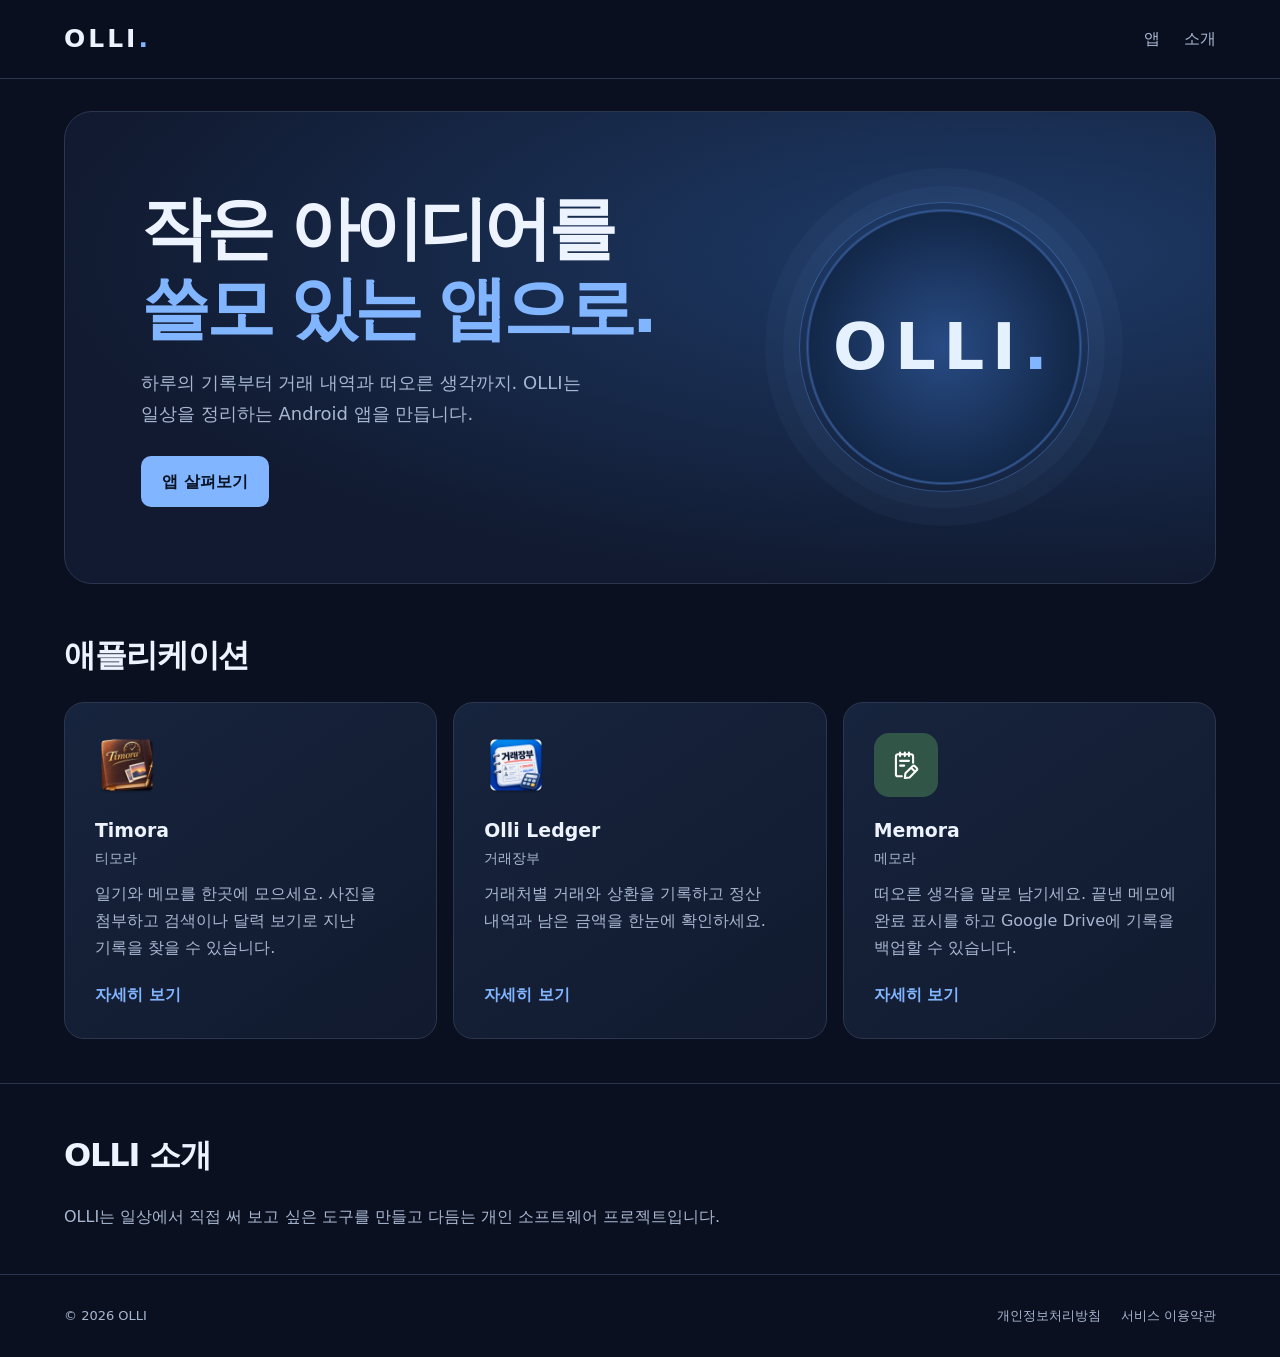
<file: index.html>
<!doctype html>
<html lang="ko">
<head>
  <meta charset="utf-8">
  <meta name="viewport" content="width=device-width, initial-scale=1">
  <meta name="description" content="개인 기록 앱 티모라, 거래 및 정산 관리 앱 거래장부, 음성인식 메모 앱 메모라를 소개합니다.">
  <meta property="og:type" content="website">
  <meta property="og:title" content="OLLI | 일상을 위한 Android 앱">
  <meta property="og:description" content="개인 기록 앱 티모라, 거래 및 정산 관리 앱 거래장부, 음성인식 메모 앱 메모라를 소개합니다.">
  <meta property="og:url" content="https://olli.co.kr/">
  <link rel="canonical" href="https://olli.co.kr/">
  <link rel="stylesheet" href="assets/style.css">
  <link rel="stylesheet" href="assets/brand.css">
  <title>OLLI | 일상을 위한 Android 앱</title>
</head>
<body class="brand-site">
  <header class="top">
    <div class="wrap nav">
      <a class="brand" href="./">OLLI<span>.</span></a>
      <nav class="links" aria-label="주 메뉴"><a href="#apps">앱</a><a href="#about">소개</a></nav>
    </div>
  </header>
  <main>
    <div class="wrap">
      <div class="brand-hero home-hero">
        <div>
          <h1>작은 아이디어를<br><span>쓸모 있는 앱으로.</span></h1>
          <p class="lead">하루의 기록부터 거래 내역과 떠오른 생각까지. OLLI는 일상을 정리하는 Android 앱을 만듭니다.</p>
          <a class="btn" href="#apps">앱 살펴보기</a>
        </div>
        <div class="hero-art" aria-hidden="true"><span>OLLI<span>.</span></span></div>
      </div>
    </div>
    <section id="apps" class="brand-section">
      <div class="wrap">
        <h2>애플리케이션</h2>
        <div class="app-grid">
          <article class="app-card">
            <img class="app-icon" src="assets/app-icons/timora.webp" width="64" height="64" alt="">
            <h3>Timora <span>티모라</span></h3>
            <p>일기와 메모를 한곳에 모으세요. 사진을 첨부하고 검색이나 달력 보기로 지난 기록을 찾을 수 있습니다.</p>
            <a class="card-link" href="apps/timora.html" aria-label="티모라 자세히 보기">자세히 보기</a>
          </article>
          <article class="app-card">
            <img class="app-icon" src="assets/app-icons/ledger.webp" width="64" height="64" alt="">
            <h3>Olli Ledger <span>거래장부</span></h3>
            <p>거래처별 거래와 상환을 기록하고 정산 내역과 남은 금액을 한눈에 확인하세요.</p>
            <a class="card-link" href="apps/ledger.html" aria-label="거래장부 자세히 보기">자세히 보기</a>
          </article>
          <article class="app-card">
            <img class="app-icon" src="assets/app-icons/memora.svg" width="64" height="64" alt="">
            <h3>Memora <span>메모라</span></h3>
            <p>떠오른 생각을 말로 남기세요. 끝낸 메모에 완료 표시를 하고 Google Drive에 기록을 백업할 수 있습니다.</p>
            <a class="card-link" href="apps/memora.html" aria-label="메모라 자세히 보기">자세히 보기</a>
          </article>
        </div>
      </div>
    </section>
    <section id="about" class="brand-section brand-about">
      <div class="wrap about-layout">
        <h2>OLLI 소개</h2>
        <p>OLLI는 일상에서 직접 써 보고 싶은 도구를 만들고 다듬는 개인 소프트웨어 프로젝트입니다.</p>
      </div>
    </section>
  </main>
  <footer>
    <div class="wrap foot">
      <span>© <span id="year">2026</span> OLLI</span>
      <nav class="footer-links" aria-label="정책">
        <a href="privacy.html">개인정보처리방침</a>
        <a href="terms.html">서비스 이용약관</a>
      </nav>
    </div>
  </footer>
  <script src="assets/site.js" defer></script>
</body>
</html>
</file>
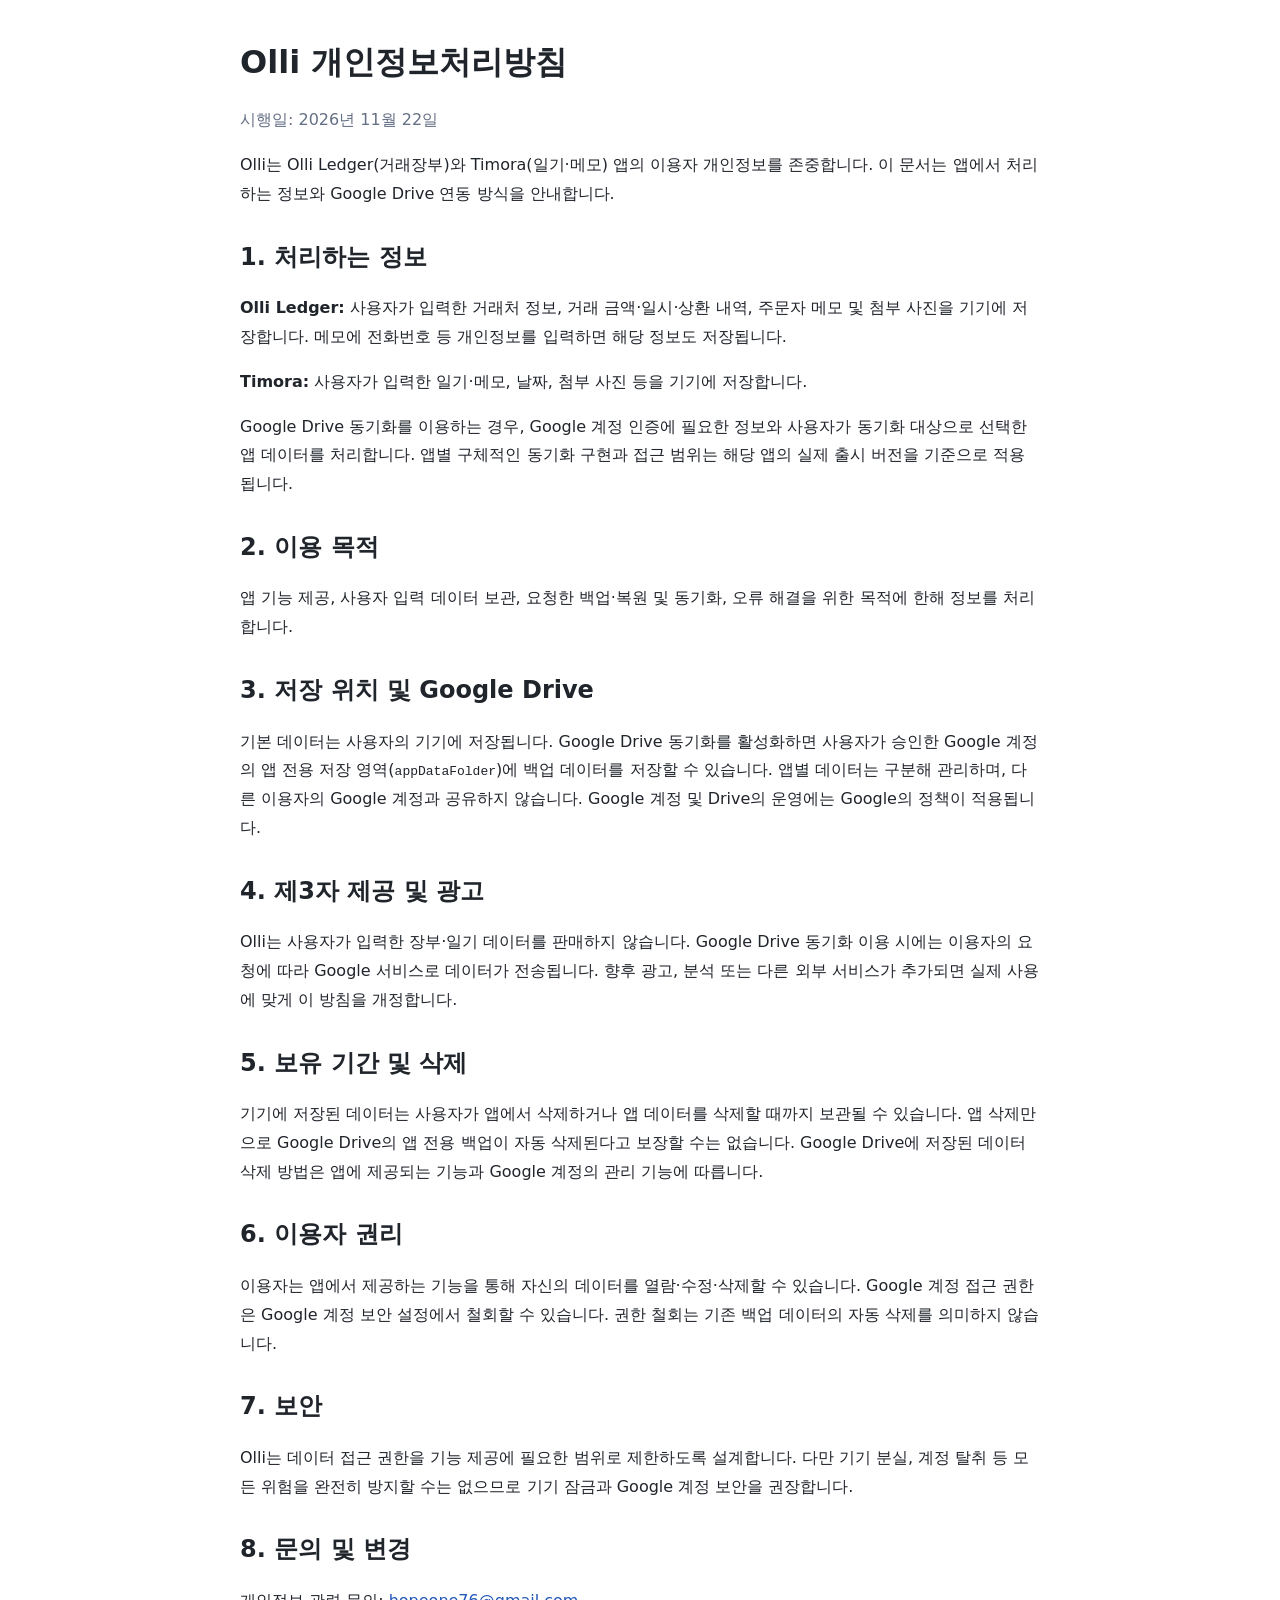
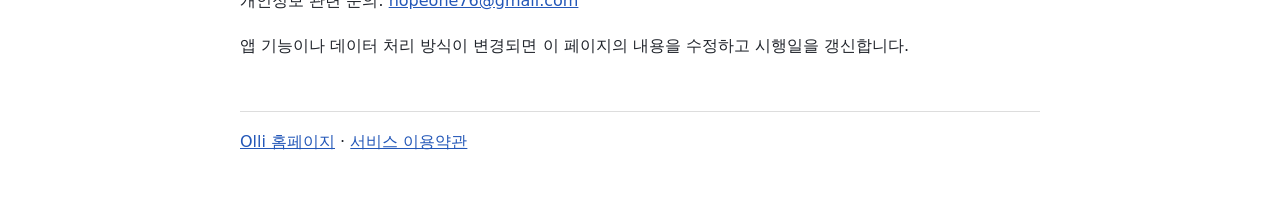
<file: privacy.html>
<!doctype html>
<html lang="ko"><head><meta charset="utf-8"><meta name="viewport" content="width=device-width, initial-scale=1"><title>개인정보처리방침 | Olli</title><style>body{font-family:system-ui,-apple-system,'Noto Sans KR',sans-serif;max-width:800px;margin:40px auto;padding:0 20px;line-height:1.8;color:#20242b}h1,h2{line-height:1.4}h2{margin-top:32px}a{color:#2357b8}.muted{color:#667085}footer{margin:50px 0;border-top:1px solid #ddd;padding-top:16px}</style></head><body>
<h1>Olli 개인정보처리방침</h1><p class="muted">시행일: 2026년 11월 22일</p>
<p>Olli는 Olli Ledger(거래장부)와 Timora(일기·메모) 앱의 이용자 개인정보를 존중합니다. 이 문서는 앱에서 처리하는 정보와 Google Drive 연동 방식을 안내합니다.</p>
<h2>1. 처리하는 정보</h2><p><strong>Olli Ledger:</strong> 사용자가 입력한 거래처 정보, 거래 금액·일시·상환 내역, 주문자 메모 및 첨부 사진을 기기에 저장합니다. 메모에 전화번호 등 개인정보를 입력하면 해당 정보도 저장됩니다.</p><p><strong>Timora:</strong> 사용자가 입력한 일기·메모, 날짜, 첨부 사진 등을 기기에 저장합니다.</p><p>Google Drive 동기화를 이용하는 경우, Google 계정 인증에 필요한 정보와 사용자가 동기화 대상으로 선택한 앱 데이터를 처리합니다. 앱별 구체적인 동기화 구현과 접근 범위는 해당 앱의 실제 출시 버전을 기준으로 적용됩니다.</p>
<h2>2. 이용 목적</h2><p>앱 기능 제공, 사용자 입력 데이터 보관, 요청한 백업·복원 및 동기화, 오류 해결을 위한 목적에 한해 정보를 처리합니다.</p>
<h2>3. 저장 위치 및 Google Drive</h2><p>기본 데이터는 사용자의 기기에 저장됩니다. Google Drive 동기화를 활성화하면 사용자가 승인한 Google 계정의 앱 전용 저장 영역(<code>appDataFolder</code>)에 백업 데이터를 저장할 수 있습니다. 앱별 데이터는 구분해 관리하며, 다른 이용자의 Google 계정과 공유하지 않습니다. Google 계정 및 Drive의 운영에는 Google의 정책이 적용됩니다.</p>
<h2>4. 제3자 제공 및 광고</h2><p>Olli는 사용자가 입력한 장부·일기 데이터를 판매하지 않습니다. Google Drive 동기화 이용 시에는 이용자의 요청에 따라 Google 서비스로 데이터가 전송됩니다. 향후 광고, 분석 또는 다른 외부 서비스가 추가되면 실제 사용에 맞게 이 방침을 개정합니다.</p>
<h2>5. 보유 기간 및 삭제</h2><p>기기에 저장된 데이터는 사용자가 앱에서 삭제하거나 앱 데이터를 삭제할 때까지 보관될 수 있습니다. 앱 삭제만으로 Google Drive의 앱 전용 백업이 자동 삭제된다고 보장할 수는 없습니다. Google Drive에 저장된 데이터 삭제 방법은 앱에 제공되는 기능과 Google 계정의 관리 기능에 따릅니다.</p>
<h2>6. 이용자 권리</h2><p>이용자는 앱에서 제공하는 기능을 통해 자신의 데이터를 열람·수정·삭제할 수 있습니다. Google 계정 접근 권한은 Google 계정 보안 설정에서 철회할 수 있습니다. 권한 철회는 기존 백업 데이터의 자동 삭제를 의미하지 않습니다.</p>
<h2>7. 보안</h2><p>Olli는 데이터 접근 권한을 기능 제공에 필요한 범위로 제한하도록 설계합니다. 다만 기기 분실, 계정 탈취 등 모든 위험을 완전히 방지할 수는 없으므로 기기 잠금과 Google 계정 보안을 권장합니다.</p>
<h2>8. 문의 및 변경</h2><p>개인정보 관련 문의: <a href="mailto:hopeone76@gmail.com">hopeone76@gmail.com</a></p><p>앱 기능이나 데이터 처리 방식이 변경되면 이 페이지의 내용을 수정하고 시행일을 갱신합니다.</p>
<footer><a href="https://olli.co.kr/">Olli 홈페이지</a> · <a href="terms.html">서비스 이용약관</a></footer></body></html>
</file>
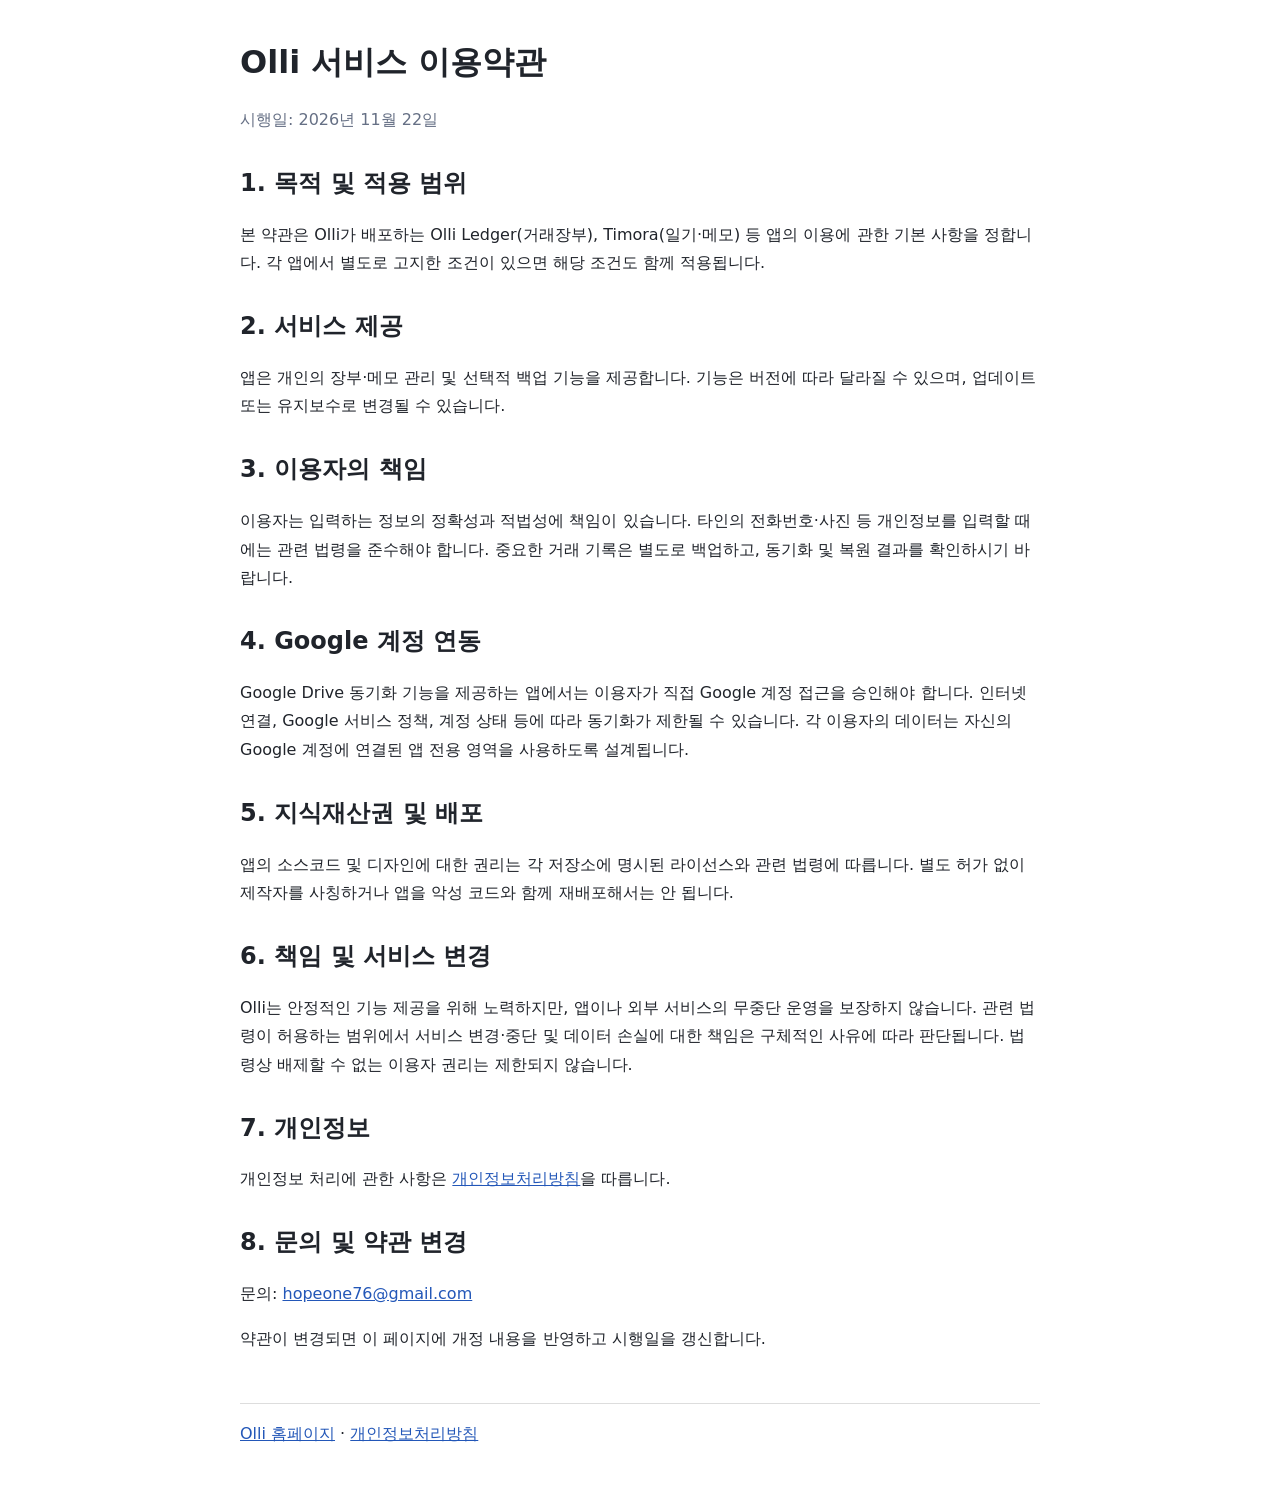
<file: terms.html>
<!doctype html>
<html lang="ko"><head><meta charset="utf-8"><meta name="viewport" content="width=device-width, initial-scale=1"><title>서비스 이용약관 | Olli</title><style>body{font-family:system-ui,-apple-system,'Noto Sans KR',sans-serif;max-width:800px;margin:40px auto;padding:0 20px;line-height:1.8;color:#20242b}h1,h2{line-height:1.4}h2{margin-top:32px}a{color:#2357b8}.muted{color:#667085}footer{margin:50px 0;border-top:1px solid #ddd;padding-top:16px}</style></head><body>
<h1>Olli 서비스 이용약관</h1><p class="muted">시행일: 2026년 11월 22일</p>
<h2>1. 목적 및 적용 범위</h2><p>본 약관은 Olli가 배포하는 Olli Ledger(거래장부), Timora(일기·메모) 등 앱의 이용에 관한 기본 사항을 정합니다. 각 앱에서 별도로 고지한 조건이 있으면 해당 조건도 함께 적용됩니다.</p>
<h2>2. 서비스 제공</h2><p>앱은 개인의 장부·메모 관리 및 선택적 백업 기능을 제공합니다. 기능은 버전에 따라 달라질 수 있으며, 업데이트 또는 유지보수로 변경될 수 있습니다.</p>
<h2>3. 이용자의 책임</h2><p>이용자는 입력하는 정보의 정확성과 적법성에 책임이 있습니다. 타인의 전화번호·사진 등 개인정보를 입력할 때에는 관련 법령을 준수해야 합니다. 중요한 거래 기록은 별도로 백업하고, 동기화 및 복원 결과를 확인하시기 바랍니다.</p>
<h2>4. Google 계정 연동</h2><p>Google Drive 동기화 기능을 제공하는 앱에서는 이용자가 직접 Google 계정 접근을 승인해야 합니다. 인터넷 연결, Google 서비스 정책, 계정 상태 등에 따라 동기화가 제한될 수 있습니다. 각 이용자의 데이터는 자신의 Google 계정에 연결된 앱 전용 영역을 사용하도록 설계됩니다.</p>
<h2>5. 지식재산권 및 배포</h2><p>앱의 소스코드 및 디자인에 대한 권리는 각 저장소에 명시된 라이선스와 관련 법령에 따릅니다. 별도 허가 없이 제작자를 사칭하거나 앱을 악성 코드와 함께 재배포해서는 안 됩니다.</p>
<h2>6. 책임 및 서비스 변경</h2><p>Olli는 안정적인 기능 제공을 위해 노력하지만, 앱이나 외부 서비스의 무중단 운영을 보장하지 않습니다. 관련 법령이 허용하는 범위에서 서비스 변경·중단 및 데이터 손실에 대한 책임은 구체적인 사유에 따라 판단됩니다. 법령상 배제할 수 없는 이용자 권리는 제한되지 않습니다.</p>
<h2>7. 개인정보</h2><p>개인정보 처리에 관한 사항은 <a href="privacy.html">개인정보처리방침</a>을 따릅니다.</p>
<h2>8. 문의 및 약관 변경</h2><p>문의: <a href="mailto:hopeone76@gmail.com">hopeone76@gmail.com</a></p><p>약관이 변경되면 이 페이지에 개정 내용을 반영하고 시행일을 갱신합니다.</p>
<footer><a href="https://olli.co.kr/">Olli 홈페이지</a> · <a href="privacy.html">개인정보처리방침</a></footer></body></html>
</file>
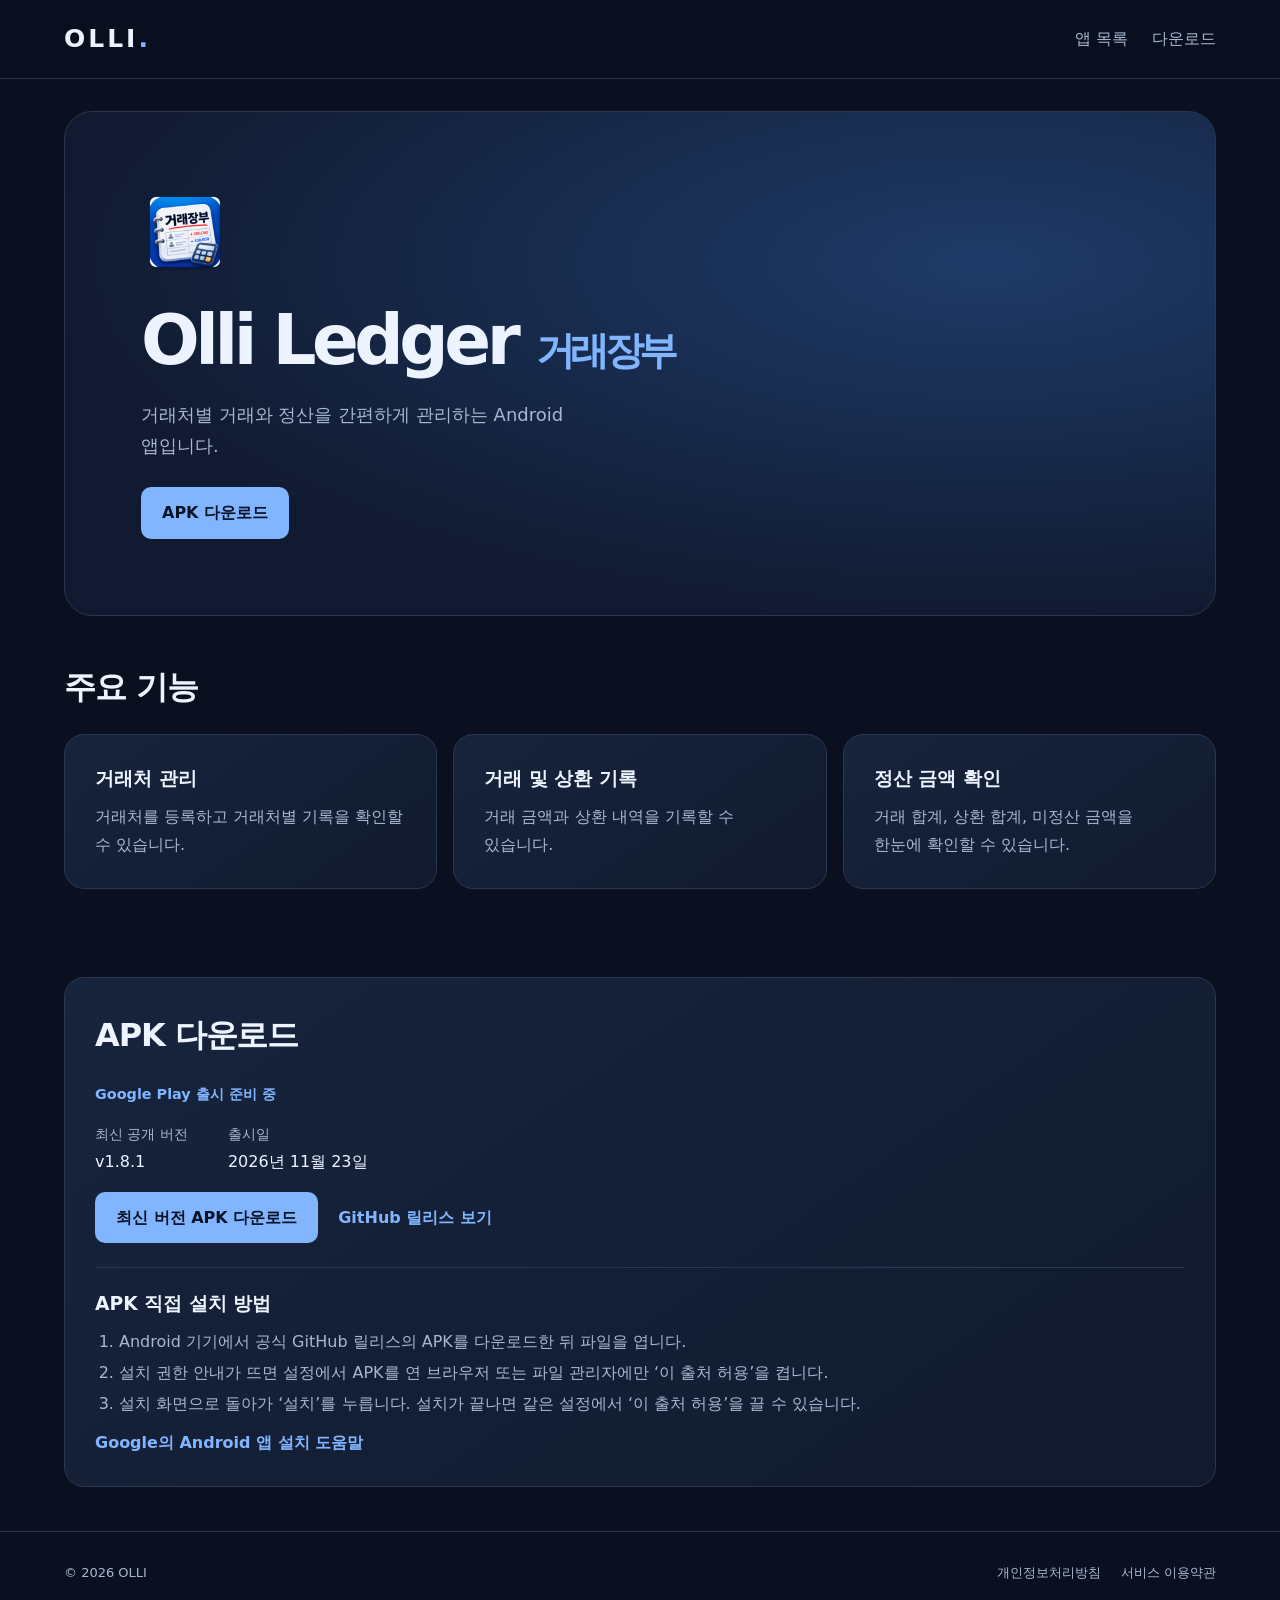
<file: apps/ledger.html>
<!doctype html>
<html lang="ko">
<head>
  <meta charset="utf-8">
  <meta name="viewport" content="width=device-width, initial-scale=1">
  <meta name="description" content="거래처별 거래와 정산을 간편하게 관리하는 Android 앱입니다.">
  <meta property="og:type" content="website">
  <meta property="og:title" content="Olli Ledger 거래장부 | OLLI">
  <meta property="og:description" content="거래처별 거래와 정산을 간편하게 관리하는 Android 앱입니다.">
  <meta property="og:url" content="https://olli.co.kr/apps/ledger.html">
  <link rel="canonical" href="https://olli.co.kr/apps/ledger.html">
  <link rel="stylesheet" href="../assets/style.css">
  <link rel="stylesheet" href="../assets/brand.css">
  <title>Olli Ledger 거래장부 | OLLI</title>
</head>
<body class="brand-site">
  <header class="top">
    <div class="wrap nav">
      <a class="brand" href="../">OLLI<span>.</span></a>
      <nav class="links" aria-label="주 메뉴">
        <a href="../#apps">앱 목록</a>
        <a href="#download">다운로드</a>
      </nav>
    </div>
  </header>
  <main>
    <div class="wrap">
      <div class="brand-hero product-hero">
        <img class="app-icon" src="../assets/app-icons/ledger.webp" width="88" height="88" alt="">
        <h1>Olli Ledger <span>거래장부</span></h1>
        <p class="lead">거래처별 거래와 정산을 간편하게 관리하는 Android 앱입니다.</p>
        <a class="btn" href="#download">APK 다운로드</a>
      </div>
    </div>
    <section class="brand-section" aria-labelledby="features-heading">
      <div class="wrap">
        <h2 id="features-heading">주요 기능</h2>
        <div class="app-grid">
          <article class="app-card">
            <h3>거래처 관리</h3>
            <p>거래처를 등록하고 거래처별 기록을 확인할 수 있습니다.</p>
          </article>
          <article class="app-card">
            <h3>거래 및 상환 기록</h3>
            <p>거래 금액과 상환 내역을 기록할 수 있습니다.</p>
          </article>
          <article class="app-card">
            <h3>정산 금액 확인</h3>
            <p>거래 합계, 상환 합계, 미정산 금액을 한눈에 확인할 수 있습니다.</p>
          </article>
        </div>
      </div>
    </section>
    <section id="download" class="brand-section">
      <div class="wrap">
        <div class="download-panel">
          <h2>APK 다운로드</h2>
          <p class="play-status">Google Play 출시 준비 중</p>
          <dl class="release-info">
            <div><dt>최신 공개 버전</dt><dd>v1.8.1</dd></div>
            <div><dt>출시일</dt><dd><time datetime="2026-11-22T15:58:47Z">2026년 11월 23일</time></dd></div>
          </dl>
          <div class="release-actions">
            <a class="btn" href="https://github.com/hopeone/My_ledger/releases/download/v1.8.1/olli_ledger.apk">최신 버전 APK 다운로드</a>
            <a class="card-link" href="https://github.com/hopeone/My_ledger/releases/tag/v1.8.1">GitHub 릴리스 보기</a>
          </div>
          <div class="install-guide">
            <h3>APK 직접 설치 방법</h3>
            <ol>
              <li>Android 기기에서 공식 GitHub 릴리스의 APK를 다운로드한 뒤 파일을 엽니다.</li>
              <li>설치 권한 안내가 뜨면 설정에서 APK를 연 브라우저 또는 파일 관리자에만 ‘이 출처 허용’을 켭니다.</li>
              <li>설치 화면으로 돌아가 ‘설치’를 누릅니다. 설치가 끝나면 같은 설정에서 ‘이 출처 허용’을 끌 수 있습니다.</li>
            </ol>
            <a class="back" href="https://support.google.com/pixelphone/answer/7391672?hl=ko">Google의 Android 앱 설치 도움말</a>
          </div>
        </div>
      </div>
    </section>
  </main>
  <footer>
    <div class="wrap foot">
      <span>© <span id="year">2026</span> OLLI</span>
      <nav class="footer-links" aria-label="정책">
        <a href="../privacy.html">개인정보처리방침</a>
        <a href="../terms.html">서비스 이용약관</a>
      </nav>
    </div>
  </footer>
  <script src="../assets/site.js" defer></script>
</body>
</html>
</file>
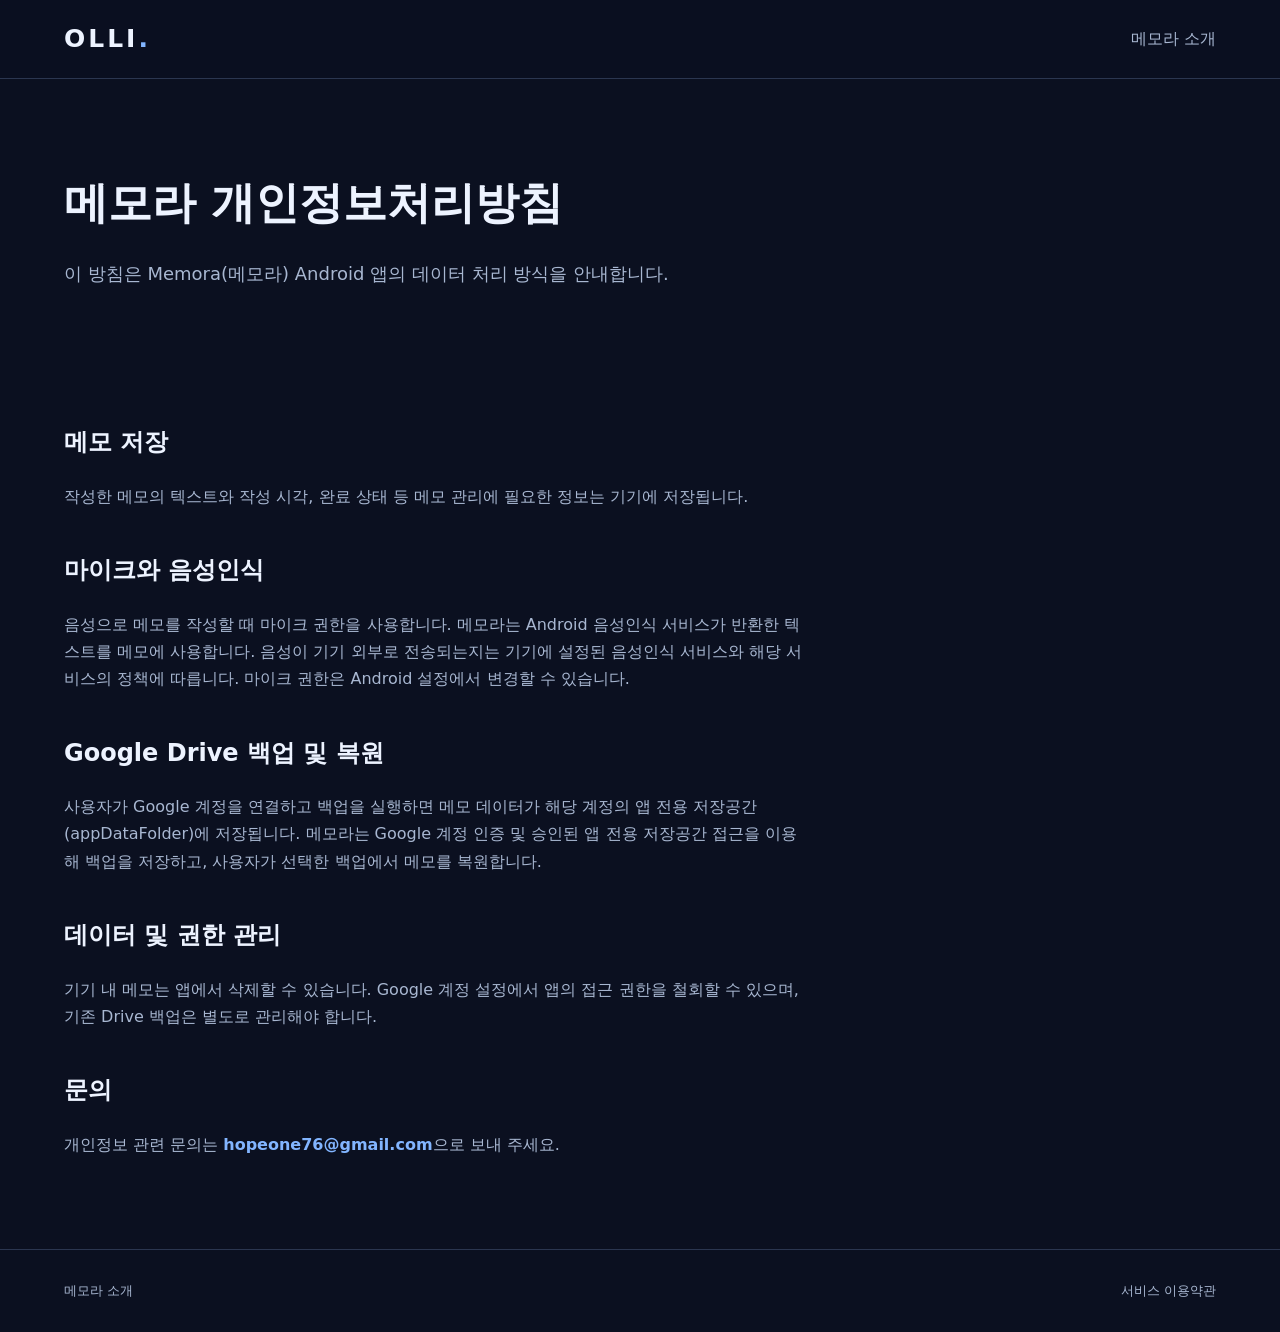
<file: apps/memora-privacy.html>
<!doctype html>
<html lang="ko">
<head>
  <meta charset="utf-8">
  <meta name="viewport" content="width=device-width, initial-scale=1">
  <meta name="description" content="메모라의 음성인식, 기기 내 메모 저장 및 Google Drive 백업에 관한 개인정보처리방침입니다.">
  <link rel="canonical" href="https://olli.co.kr/apps/memora-privacy.html">
  <link rel="stylesheet" href="../assets/style.css">
  <link rel="stylesheet" href="../assets/brand.css">
  <title>메모라 개인정보처리방침 | OLLI</title>
</head>
<body class="brand-site">
  <header class="top">
    <div class="wrap nav">
      <a class="brand" href="../">OLLI<span>.</span></a>
      <nav class="links" aria-label="주 메뉴"><a href="memora.html">메모라 소개</a></nav>
    </div>
  </header>
  <main class="wrap">
    <div class="page-head">
      <h1>메모라 개인정보처리방침</h1>
      <p class="lead">이 방침은 Memora(메모라) Android 앱의 데이터 처리 방식을 안내합니다.</p>
    </div>
    <section class="content" aria-label="개인정보 처리 방식">
      <h2>메모 저장</h2>
      <p>작성한 메모의 텍스트와 작성 시각, 완료 상태 등 메모 관리에 필요한 정보는 기기에 저장됩니다.</p>
      <h2>마이크와 음성인식</h2>
      <p>음성으로 메모를 작성할 때 마이크 권한을 사용합니다. 메모라는 Android 음성인식 서비스가 반환한 텍스트를 메모에 사용합니다. 음성이 기기 외부로 전송되는지는 기기에 설정된 음성인식 서비스와 해당 서비스의 정책에 따릅니다. 마이크 권한은 Android 설정에서 변경할 수 있습니다.</p>
      <h2>Google Drive 백업 및 복원</h2>
      <p>사용자가 Google 계정을 연결하고 백업을 실행하면 메모 데이터가 해당 계정의 앱 전용 저장공간(appDataFolder)에 저장됩니다. 메모라는 Google 계정 인증 및 승인된 앱 전용 저장공간 접근을 이용해 백업을 저장하고, 사용자가 선택한 백업에서 메모를 복원합니다.</p>
      <h2>데이터 및 권한 관리</h2>
      <p>기기 내 메모는 앱에서 삭제할 수 있습니다. Google 계정 설정에서 앱의 접근 권한을 철회할 수 있으며, 기존 Drive 백업은 별도로 관리해야 합니다.</p>
      <h2>문의</h2>
      <p>개인정보 관련 문의는 <a class="back" href="mailto:hopeone76@gmail.com">hopeone76@gmail.com</a>으로 보내 주세요.</p>
    </section>
  </main>
  <footer>
    <div class="wrap foot">
      <a href="memora.html">메모라 소개</a>
      <a href="../terms.html">서비스 이용약관</a>
    </div>
  </footer>
</body>
</html>
</file>
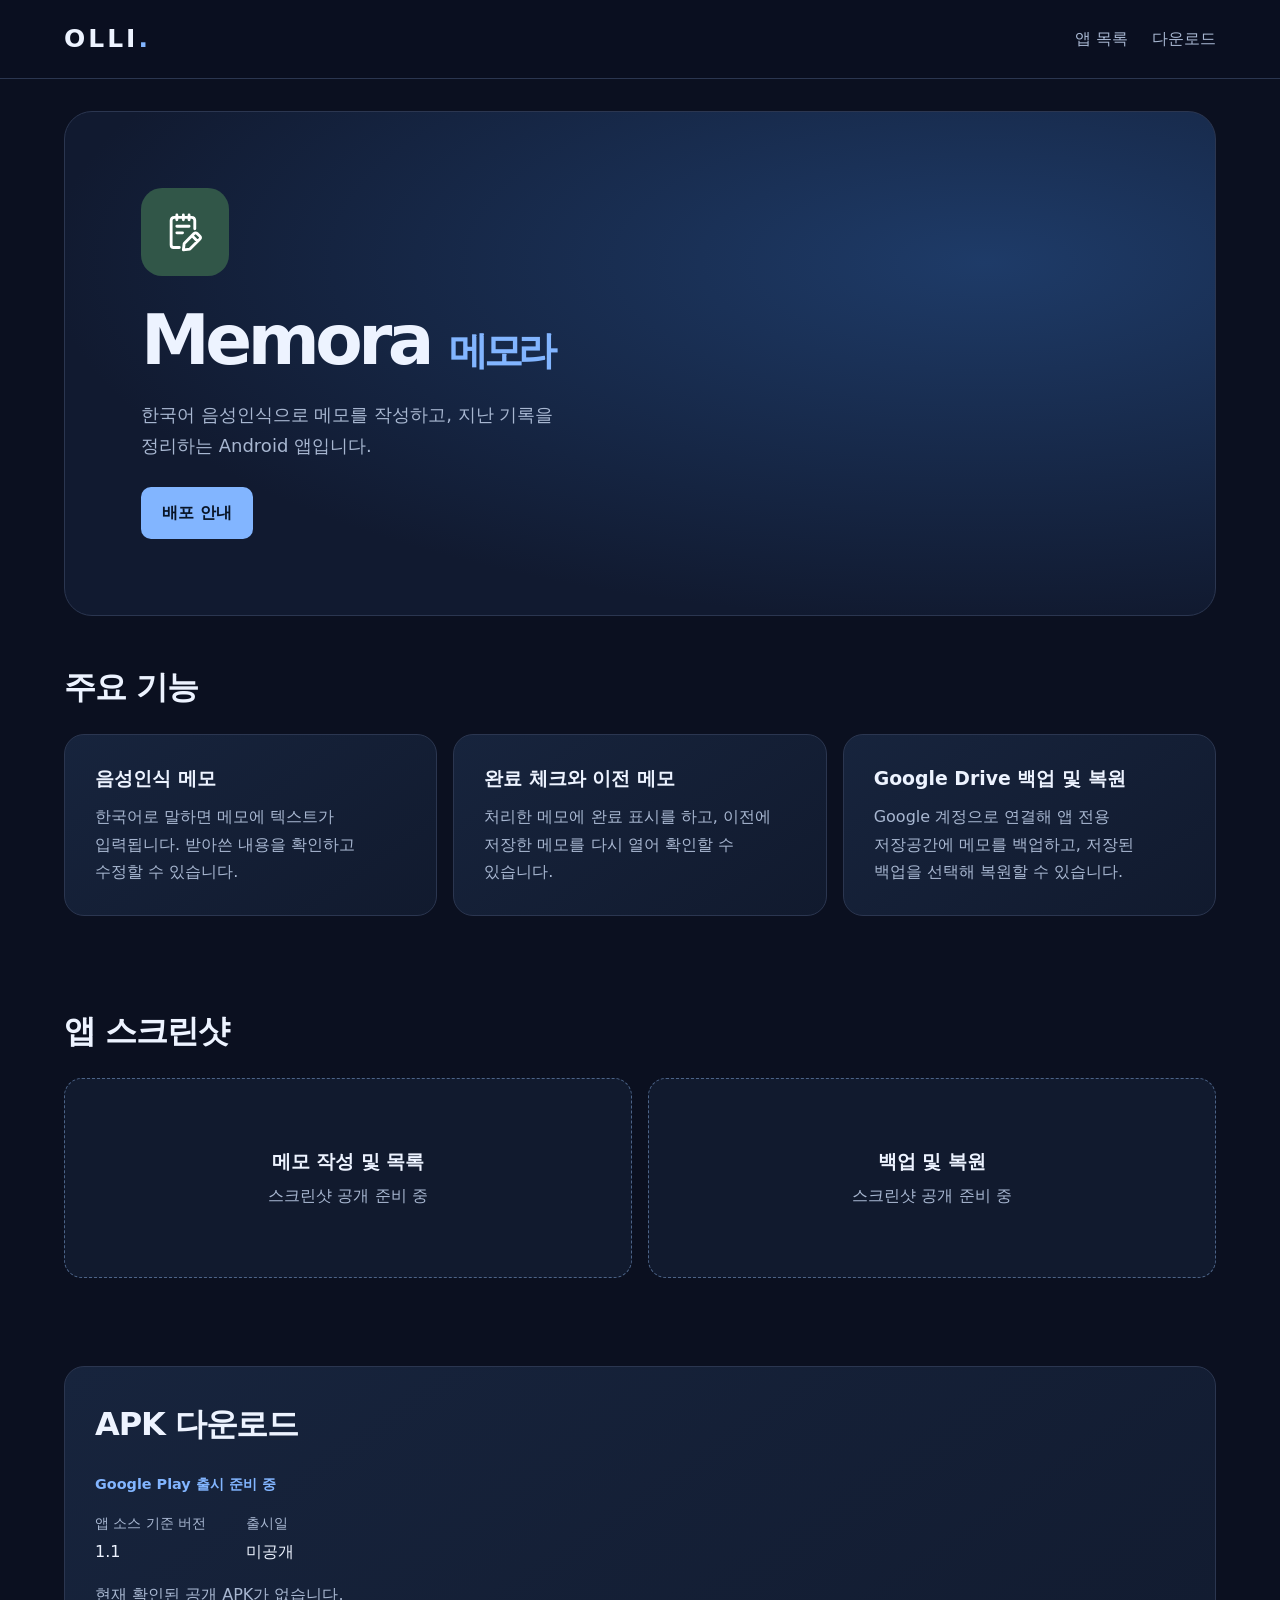
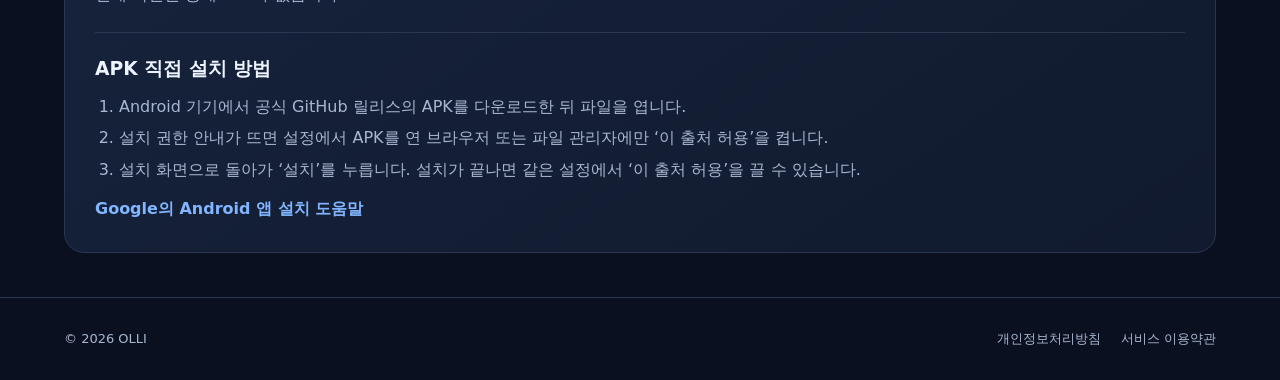
<file: apps/memora.html>
<!doctype html>
<html lang="ko">
<head>
  <meta charset="utf-8">
  <meta name="viewport" content="width=device-width, initial-scale=1">
  <meta name="description" content="한국어 음성인식으로 메모를 작성하고, 지난 기록을 정리하는 Android 앱입니다.">
  <meta property="og:type" content="website">
  <meta property="og:title" content="Memora 메모라 | OLLI">
  <meta property="og:description" content="한국어 음성인식으로 메모를 작성하고, 지난 기록을 정리하는 Android 앱입니다.">
  <meta property="og:url" content="https://olli.co.kr/apps/memora.html">
  <link rel="canonical" href="https://olli.co.kr/apps/memora.html">
  <link rel="stylesheet" href="../assets/style.css">
  <link rel="stylesheet" href="../assets/brand.css">
  <title>Memora 메모라 | OLLI</title>
</head>
<body class="brand-site">
  <header class="top">
    <div class="wrap nav">
      <a class="brand" href="../">OLLI<span>.</span></a>
      <nav class="links" aria-label="주 메뉴">
        <a href="../#apps">앱 목록</a>
        <a href="#download">다운로드</a>
      </nav>
    </div>
  </header>
  <main>
    <div class="wrap">
      <div class="brand-hero product-hero">
        <img class="app-icon" src="../assets/app-icons/memora.svg" width="88" height="88" alt="">
        <h1>Memora <span>메모라</span></h1>
        <p class="lead">한국어 음성인식으로 메모를 작성하고, 지난 기록을 정리하는 Android 앱입니다.</p>
        <a class="btn" href="#download">배포 안내</a>
      </div>
    </div>
    <section class="brand-section" aria-labelledby="features-heading">
      <div class="wrap">
        <h2 id="features-heading">주요 기능</h2>
        <div class="app-grid">
          <article class="app-card">
            <h3>음성인식 메모</h3>
            <p>한국어로 말하면 메모에 텍스트가 입력됩니다. 받아쓴 내용을 확인하고 수정할 수 있습니다.</p>
          </article>
          <article class="app-card">
            <h3>완료 체크와 이전 메모</h3>
            <p>처리한 메모에 완료 표시를 하고, 이전에 저장한 메모를 다시 열어 확인할 수 있습니다.</p>
          </article>
          <article class="app-card">
            <h3>Google Drive 백업 및 복원</h3>
            <p>Google 계정으로 연결해 앱 전용 저장공간에 메모를 백업하고, 저장된 백업을 선택해 복원할 수 있습니다.</p>
          </article>
        </div>
      </div>
    </section>
    <section class="brand-section" aria-labelledby="screenshots-heading">
      <div class="wrap">
        <h2 id="screenshots-heading">앱 스크린샷</h2>
        <div class="screenshot-grid">
          <div class="screenshot-slot">
            <h3>메모 작성 및 목록</h3>
            <p>스크린샷 공개 준비 중</p>
          </div>
          <div class="screenshot-slot">
            <h3>백업 및 복원</h3>
            <p>스크린샷 공개 준비 중</p>
          </div>
        </div>
      </div>
    </section>
    <section id="download" class="brand-section">
      <div class="wrap">
        <div class="download-panel">
          <h2>APK 다운로드</h2>
          <p class="play-status">Google Play 출시 준비 중</p>
          <dl class="release-info">
            <div><dt>앱 소스 기준 버전</dt><dd>1.1</dd></div>
            <div><dt>출시일</dt><dd>미공개</dd></div>
          </dl>
          <p>현재 확인된 공개 APK가 없습니다.</p>
          <div class="install-guide">
            <h3>APK 직접 설치 방법</h3>
            <ol>
              <li>Android 기기에서 공식 GitHub 릴리스의 APK를 다운로드한 뒤 파일을 엽니다.</li>
              <li>설치 권한 안내가 뜨면 설정에서 APK를 연 브라우저 또는 파일 관리자에만 ‘이 출처 허용’을 켭니다.</li>
              <li>설치 화면으로 돌아가 ‘설치’를 누릅니다. 설치가 끝나면 같은 설정에서 ‘이 출처 허용’을 끌 수 있습니다.</li>
            </ol>
            <a class="back" href="https://support.google.com/pixelphone/answer/7391672?hl=ko">Google의 Android 앱 설치 도움말</a>
          </div>
        </div>
      </div>
    </section>
  </main>
  <footer>
    <div class="wrap foot">
      <span>© <span id="year">2026</span> OLLI</span>
      <nav class="footer-links" aria-label="정책">
        <a href="memora-privacy.html">개인정보처리방침</a>
        <a href="../terms.html">서비스 이용약관</a>
      </nav>
    </div>
  </footer>
  <script src="../assets/site.js" defer></script>
</body>
</html>
</file>
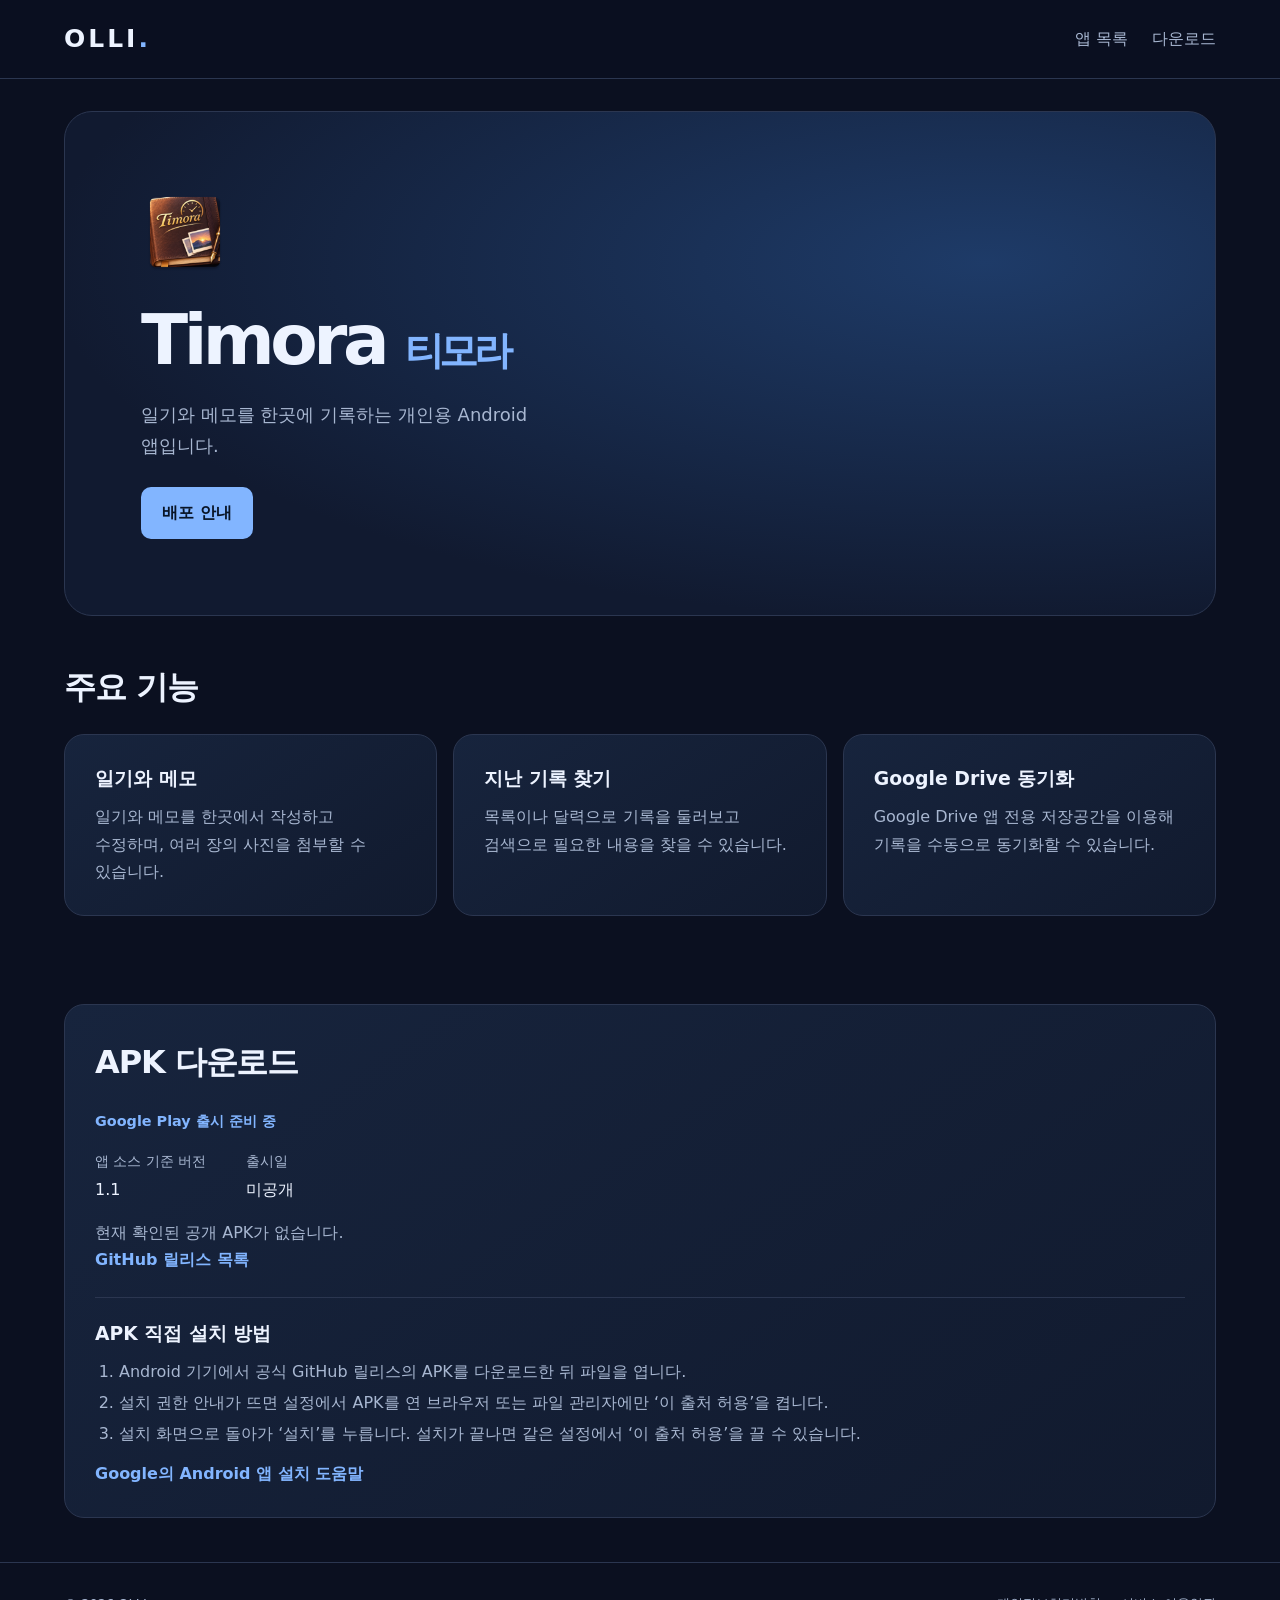
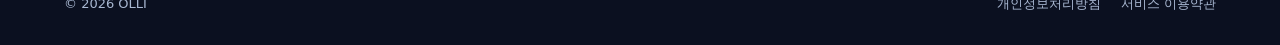
<file: apps/timora.html>
<!doctype html>
<html lang="ko">
<head>
  <meta charset="utf-8">
  <meta name="viewport" content="width=device-width, initial-scale=1">
  <meta name="description" content="일기와 메모를 한곳에 기록하는 개인용 Android 앱입니다.">
  <meta property="og:type" content="website">
  <meta property="og:title" content="Timora 티모라 | OLLI">
  <meta property="og:description" content="일기와 메모를 한곳에 기록하는 개인용 Android 앱입니다.">
  <meta property="og:url" content="https://olli.co.kr/apps/timora.html">
  <link rel="canonical" href="https://olli.co.kr/apps/timora.html">
  <link rel="stylesheet" href="../assets/style.css">
  <link rel="stylesheet" href="../assets/brand.css">
  <title>Timora 티모라 | OLLI</title>
</head>
<body class="brand-site">
  <header class="top">
    <div class="wrap nav">
      <a class="brand" href="../">OLLI<span>.</span></a>
      <nav class="links" aria-label="주 메뉴">
        <a href="../#apps">앱 목록</a>
        <a href="#download">다운로드</a>
      </nav>
    </div>
  </header>
  <main>
    <div class="wrap">
      <div class="brand-hero product-hero">
        <img class="app-icon" src="../assets/app-icons/timora.webp" width="88" height="88" alt="">
        <h1>Timora <span>티모라</span></h1>
        <p class="lead">일기와 메모를 한곳에 기록하는 개인용 Android 앱입니다.</p>
        <a class="btn" href="#download">배포 안내</a>
      </div>
    </div>
    <section class="brand-section" aria-labelledby="features-heading">
      <div class="wrap">
        <h2 id="features-heading">주요 기능</h2>
        <div class="app-grid">
          <article class="app-card">
            <h3>일기와 메모</h3>
            <p>일기와 메모를 한곳에서 작성하고 수정하며, 여러 장의 사진을 첨부할 수 있습니다.</p>
          </article>
          <article class="app-card">
            <h3>지난 기록 찾기</h3>
            <p>목록이나 달력으로 기록을 둘러보고 검색으로 필요한 내용을 찾을 수 있습니다.</p>
          </article>
          <article class="app-card">
            <h3>Google Drive 동기화</h3>
            <p>Google Drive 앱 전용 저장공간을 이용해 기록을 수동으로 동기화할 수 있습니다.</p>
          </article>
        </div>
      </div>
    </section>
    <section id="download" class="brand-section">
      <div class="wrap">
        <div class="download-panel">
          <h2>APK 다운로드</h2>
          <p class="play-status">Google Play 출시 준비 중</p>
          <dl class="release-info">
            <div><dt>앱 소스 기준 버전</dt><dd>1.1</dd></div>
            <div><dt>출시일</dt><dd>미공개</dd></div>
          </dl>
          <p>현재 확인된 공개 APK가 없습니다.</p>
          <a class="back" href="https://github.com/hopeone/timora/releases">GitHub 릴리스 목록</a>
          <div class="install-guide">
            <h3>APK 직접 설치 방법</h3>
            <ol>
              <li>Android 기기에서 공식 GitHub 릴리스의 APK를 다운로드한 뒤 파일을 엽니다.</li>
              <li>설치 권한 안내가 뜨면 설정에서 APK를 연 브라우저 또는 파일 관리자에만 ‘이 출처 허용’을 켭니다.</li>
              <li>설치 화면으로 돌아가 ‘설치’를 누릅니다. 설치가 끝나면 같은 설정에서 ‘이 출처 허용’을 끌 수 있습니다.</li>
            </ol>
            <a class="back" href="https://support.google.com/pixelphone/answer/7391672?hl=ko">Google의 Android 앱 설치 도움말</a>
          </div>
        </div>
      </div>
    </section>
  </main>
  <footer>
    <div class="wrap foot">
      <span>© <span id="year">2026</span> OLLI</span>
      <nav class="footer-links" aria-label="정책">
        <a href="../privacy.html">개인정보처리방침</a>
        <a href="../terms.html">서비스 이용약관</a>
      </nav>
    </div>
  </footer>
  <script src="../assets/site.js" defer></script>
</body>
</html>
</file>
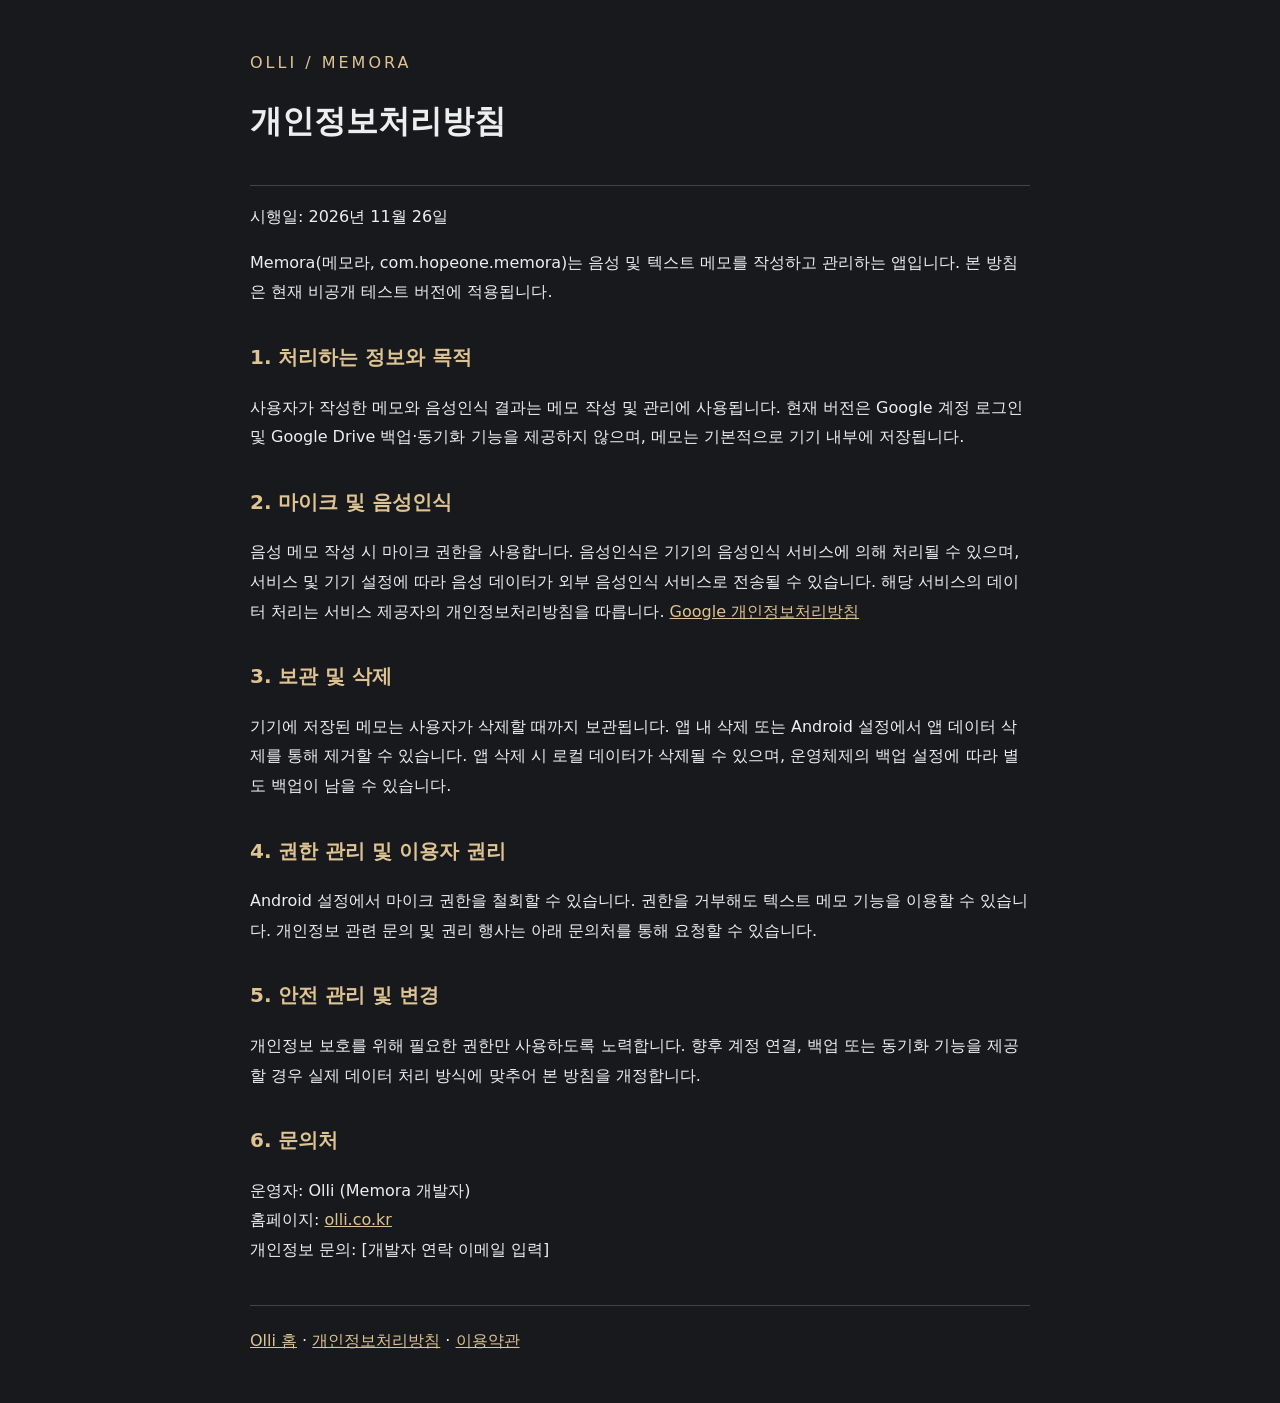
<file: memora/privacy.html>
<!doctype html><html lang="ko"><head><meta charset="utf-8"><meta name="viewport" content="width=device-width, initial-scale=1"><title>Memora | 개인정보처리방침</title><style>body{margin:0;background:#17191d;color:#eee;font:16px/1.85 system-ui,sans-serif}main{max-width:780px;margin:auto;padding:48px 24px}header{border-bottom:1px solid #48443c;padding-bottom:20px}h1{font-size:32px;line-height:1.4}h2{font-size:20px;color:#dec393;margin-top:32px}a{color:#dec393}footer{margin-top:40px;border-top:1px solid #48443c;padding-top:20px}.brand{color:#dec393;letter-spacing:3px}</style></head><body><main><header><div class="brand">OLLI / MEMORA</div><h1>개인정보처리방침</h1></header><p>시행일: 2026년 11월 26일</p><p>Memora(메모라, com.hopeone.memora)는 음성 및 텍스트 메모를 작성하고 관리하는 앱입니다. 본 방침은 현재 비공개 테스트 버전에 적용됩니다.</p><h2>1. 처리하는 정보와 목적</h2><p>사용자가 작성한 메모와 음성인식 결과는 메모 작성 및 관리에 사용됩니다. 현재 버전은 Google 계정 로그인 및 Google Drive 백업·동기화 기능을 제공하지 않으며, 메모는 기본적으로 기기 내부에 저장됩니다.</p><h2>2. 마이크 및 음성인식</h2><p>음성 메모 작성 시 마이크 권한을 사용합니다. 음성인식은 기기의 음성인식 서비스에 의해 처리될 수 있으며, 서비스 및 기기 설정에 따라 음성 데이터가 외부 음성인식 서비스로 전송될 수 있습니다. 해당 서비스의 데이터 처리는 서비스 제공자의 개인정보처리방침을 따릅니다. <a href="https://policies.google.com/privacy?hl=ko">Google 개인정보처리방침</a></p><h2>3. 보관 및 삭제</h2><p>기기에 저장된 메모는 사용자가 삭제할 때까지 보관됩니다. 앱 내 삭제 또는 Android 설정에서 앱 데이터 삭제를 통해 제거할 수 있습니다. 앱 삭제 시 로컬 데이터가 삭제될 수 있으며, 운영체제의 백업 설정에 따라 별도 백업이 남을 수 있습니다.</p><h2>4. 권한 관리 및 이용자 권리</h2><p>Android 설정에서 마이크 권한을 철회할 수 있습니다. 권한을 거부해도 텍스트 메모 기능을 이용할 수 있습니다. 개인정보 관련 문의 및 권리 행사는 아래 문의처를 통해 요청할 수 있습니다.</p><h2>5. 안전 관리 및 변경</h2><p>개인정보 보호를 위해 필요한 권한만 사용하도록 노력합니다. 향후 계정 연결, 백업 또는 동기화 기능을 제공할 경우 실제 데이터 처리 방식에 맞추어 본 방침을 개정합니다.</p><h2>6. 문의처</h2><p>운영자: Olli (Memora 개발자)<br>홈페이지: <a href="https://olli.co.kr/">olli.co.kr</a><br>개인정보 문의: [개발자 연락 이메일 입력]</p><footer><a href="https://olli.co.kr/">Olli 홈</a> · <a href="privacy.html">개인정보처리방침</a> · <a href="terms.html">이용약관</a></footer></main></body></html>
</file>
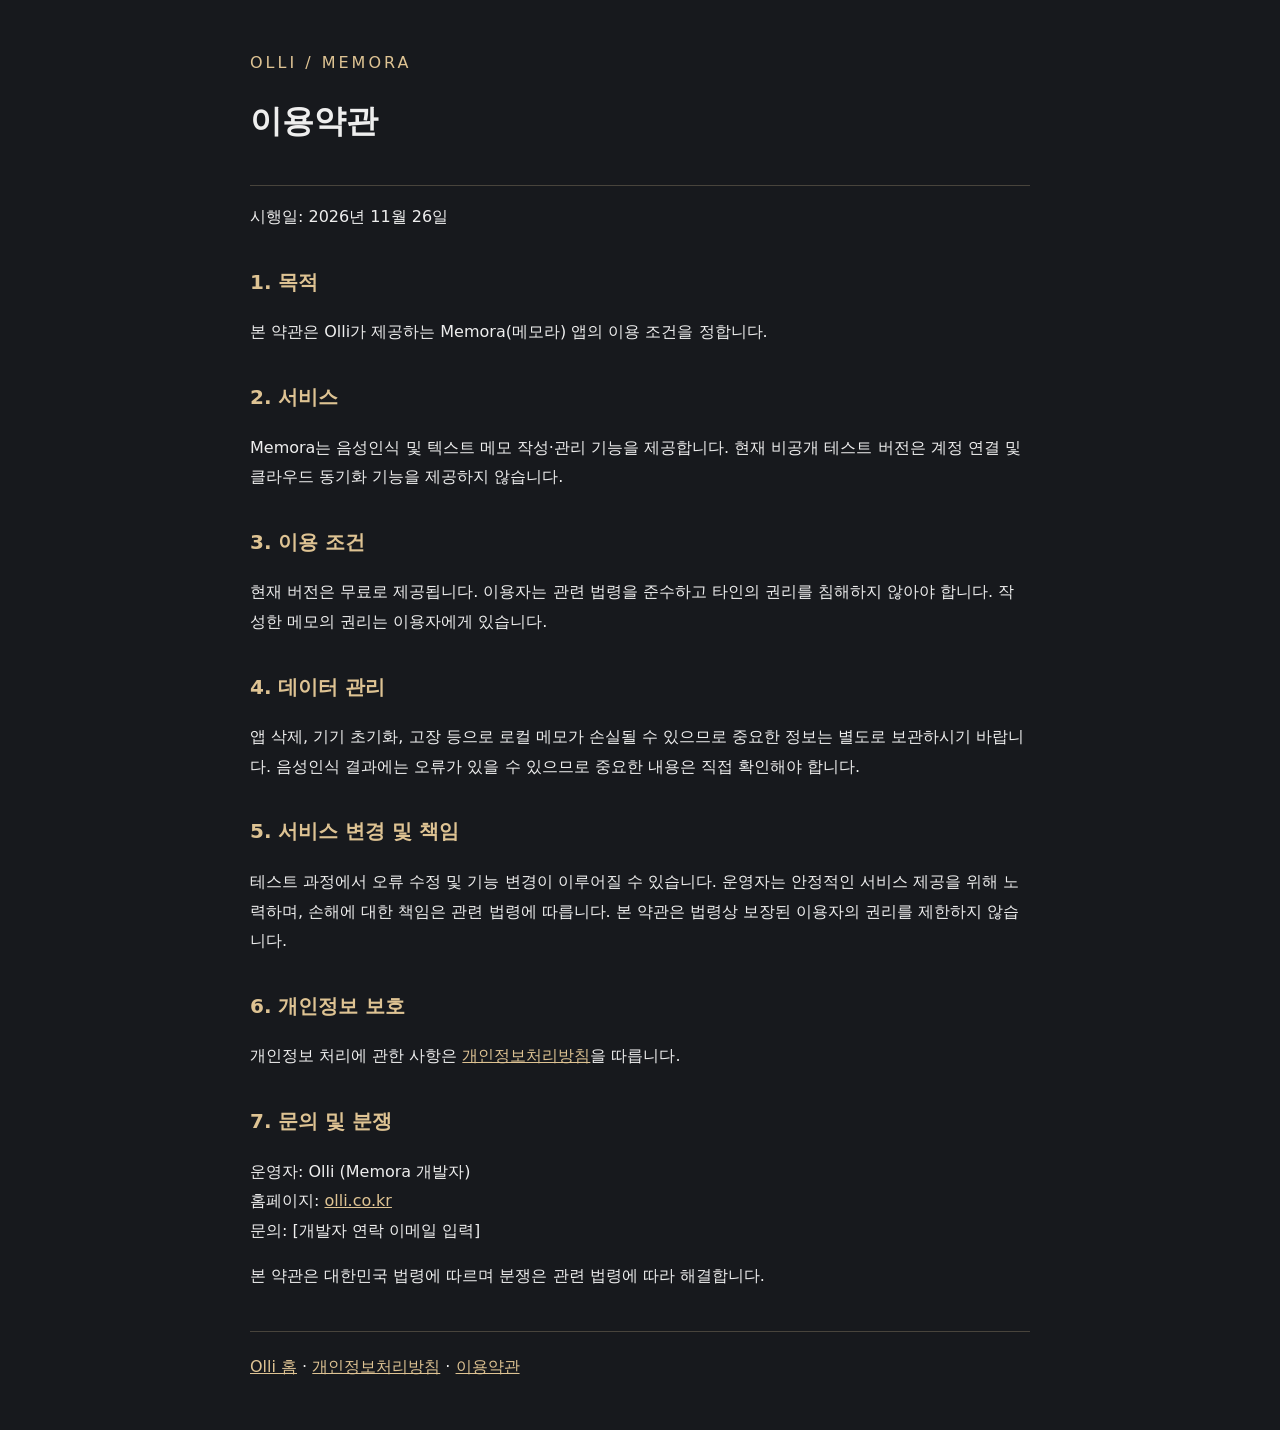
<file: memora/terms.html>
<!doctype html><html lang="ko"><head><meta charset="utf-8"><meta name="viewport" content="width=device-width, initial-scale=1"><title>Memora | 이용약관</title><style>body{margin:0;background:#17191d;color:#eee;font:16px/1.85 system-ui,sans-serif}main{max-width:780px;margin:auto;padding:48px 24px}header{border-bottom:1px solid #48443c;padding-bottom:20px}h1{font-size:32px;line-height:1.4}h2{font-size:20px;color:#dec393;margin-top:32px}a{color:#dec393}footer{margin-top:40px;border-top:1px solid #48443c;padding-top:20px}.brand{color:#dec393;letter-spacing:3px}</style></head><body><main><header><div class="brand">OLLI / MEMORA</div><h1>이용약관</h1></header><p>시행일: 2026년 11월 26일</p><h2>1. 목적</h2><p>본 약관은 Olli가 제공하는 Memora(메모라) 앱의 이용 조건을 정합니다.</p><h2>2. 서비스</h2><p>Memora는 음성인식 및 텍스트 메모 작성·관리 기능을 제공합니다. 현재 비공개 테스트 버전은 계정 연결 및 클라우드 동기화 기능을 제공하지 않습니다.</p><h2>3. 이용 조건</h2><p>현재 버전은 무료로 제공됩니다. 이용자는 관련 법령을 준수하고 타인의 권리를 침해하지 않아야 합니다. 작성한 메모의 권리는 이용자에게 있습니다.</p><h2>4. 데이터 관리</h2><p>앱 삭제, 기기 초기화, 고장 등으로 로컬 메모가 손실될 수 있으므로 중요한 정보는 별도로 보관하시기 바랍니다. 음성인식 결과에는 오류가 있을 수 있으므로 중요한 내용은 직접 확인해야 합니다.</p><h2>5. 서비스 변경 및 책임</h2><p>테스트 과정에서 오류 수정 및 기능 변경이 이루어질 수 있습니다. 운영자는 안정적인 서비스 제공을 위해 노력하며, 손해에 대한 책임은 관련 법령에 따릅니다. 본 약관은 법령상 보장된 이용자의 권리를 제한하지 않습니다.</p><h2>6. 개인정보 보호</h2><p>개인정보 처리에 관한 사항은 <a href="privacy.html">개인정보처리방침</a>을 따릅니다.</p><h2>7. 문의 및 분쟁</h2><p>운영자: Olli (Memora 개발자)<br>홈페이지: <a href="https://olli.co.kr/">olli.co.kr</a><br>문의: [개발자 연락 이메일 입력]</p><p>본 약관은 대한민국 법령에 따르며 분쟁은 관련 법령에 따라 해결합니다.</p><footer><a href="https://olli.co.kr/">Olli 홈</a> · <a href="privacy.html">개인정보처리방침</a> · <a href="terms.html">이용약관</a></footer></main></body></html>
</file>
<file: assets/style.css>
:root{color-scheme:dark;--bg:#0b1020;--panel:#141d32;--line:#2b3650;--text:#edf3ff;--muted:#a8b7d1;--accent:#82b5ff}*{box-sizing:border-box}html{scroll-behavior:smooth}body{margin:0;background:radial-gradient(circle at 80% 0%,#1b3053 0%,var(--bg) 42%);color:var(--text);font:16px/1.7 system-ui,-apple-system,'Noto Sans KR',sans-serif}a{color:inherit;text-decoration:none}a:hover{color:var(--accent)}.wrap{max-width:1060px;margin:auto;padding:0 24px}.top{border-bottom:1px solid var(--line);background:#0b1020b8}.nav{display:flex;align-items:center;justify-content:space-between;min-height:78px}.brand{font-size:25px;font-weight:850;letter-spacing:.12em}.links{display:flex;gap:24px;color:var(--muted)}.hero{padding:105px 0 78px}.eyebrow{color:var(--accent);font-size:13px;font-weight:700;letter-spacing:.18em}.hero h1{font-size:clamp(36px,6vw,62px);line-height:1.2;letter-spacing:-.04em;margin:16px 0}.lead{font-size:18px;color:var(--muted);max-width:650px}.actions{display:flex;gap:12px;flex-wrap:wrap;margin-top:32px}.btn{display:inline-flex;padding:12px 21px;border-radius:10px;background:var(--accent);color:#081426;font-weight:750}.btn:hover{background:#b6d3ff;color:#081426}.btn.secondary{background:transparent;color:var(--text);border:1px solid var(--line)}section{padding:40px 0 75px}.section-title{font-size:27px;margin:0 0 10px}.sub{color:var(--muted);margin:0 0 28px}.cards{display:grid;grid-template-columns:repeat(2,minmax(0,1fr));gap:20px}.card{border:1px solid var(--line);border-radius:18px;background:#141d32dc;padding:28px}.symbol{display:grid;place-items:center;width:55px;height:55px;border-radius:14px;background:#263d62;font-size:27px}.card h3{font-size:23px;margin:17px 0 8px}.card p{color:var(--muted);min-height:60px}.pill{font-size:12px;border:1px solid #3a537b;border-radius:30px;padding:4px 11px;color:#bdd7ff}.card-bottom{display:flex;align-items:center;justify-content:space-between;gap:12px;margin-top:22px}.card-bottom a{color:var(--accent);font-weight:700}.about{border-top:1px solid var(--line)}.about p{max-width:720px;color:var(--muted)}footer{border-top:1px solid var(--line);color:var(--muted);padding:30px 0;font-size:13px}.foot{display:flex;justify-content:space-between;gap:15px}.page-head{padding:75px 0 35px}.page-head h1{font-size:44px;margin:12px 0}.content{max-width:740px;color:var(--muted)}.content h2{color:var(--text);margin-top:40px}.note{border:1px solid var(--line);border-radius:12px;padding:17px 20px;background:var(--panel);margin:28px 0}.back{color:var(--accent);font-weight:700}.muted{color:var(--muted)}@media(max-width:650px){.nav{min-height:68px}.links{gap:14px;font-size:14px}.hero{padding:76px 0 48px}.cards{grid-template-columns:1fr}.foot{flex-direction:column}.card p{min-height:0}.page-head h1{font-size:36px}}
</file>
<file: assets/brand.css>
.brand-site {
  background: #0b1020;
}
.brand-site .wrap {
  max-width: 1200px;
}
.brand-site .brand span, .brand-hero h1 span {
  color: var(--accent);
}
.brand-site a:focus-visible {
  outline: 2px solid var(--accent);
  outline-offset: 5px;
}
.brand-hero {
  position: relative;
  isolation: isolate;
  overflow: hidden;
  margin: 32px 0 0;
  padding: clamp(28px, 6vw, 76px);
  border: 1px solid var(--line);
  border-radius: 28px;
  background: radial-gradient(ellipse at 80% 30%, #1e3b68, transparent 72%), #111a30;
}
.home-hero {
  display: grid;
  grid-template-columns: 3fr 2fr;
  align-items: center;
  gap: 24px;
}
.brand-hero h1 {
  margin: 0;
  font-size: clamp(2.15rem, 5.4vw, 4.75rem);
  line-height: 1.16;
  letter-spacing: -.065em;
  word-break: keep-all;
}
.brand-hero .lead {
  max-width: 40ch;
  margin: 20px 0 26px;
  word-break: keep-all;
}
.hero-art {
  display: grid;
  place-items: center;
  justify-self: center;
  width: min(100%, 290px);
  aspect-ratio: 1;
  border: 1px solid #6fa8ff52;
  border-radius: 50%;
  background: radial-gradient(circle, #284b84, #132849 66%, #345995 67%, transparent 68%);
  box-shadow: 0 0 0 16px #82b5ff0a, 0 0 0 34px #82b5ff09;
  color: #e6f1ff;
  font-size: clamp(1.8rem, 5vw, 4rem);
  font-weight: 850;
  letter-spacing: .12em;
}
.hero-art span span {
  color: var(--accent);
}
.brand-section {
  padding: 44px 0;
}
.brand-section h2 {
  margin: 0 0 20px;
  font-size: clamp(1.45rem, 3vw, 2rem);
  letter-spacing: -.035em;
}
.app-grid, .screenshot-grid {
  display: grid;
  grid-template-columns: repeat(3, minmax(0, 1fr));
  gap: 16px;
}
.app-card, .download-panel {
  padding: clamp(20px, 3vw, 30px);
  border: 1px solid var(--line);
  border-radius: 20px;
  background: linear-gradient(145deg, #17243d, #111a2e);
}
.app-card {
  display: flex;
  flex-direction: column;
  align-items: flex-start;
}
.app-icon {
  display: block;
  flex: none;
  border-radius: 24%;
  object-fit: contain;
}
.app-card h3, .screenshot-slot h3 {
  margin: 0;
  font-size: 1.18rem;
  line-height: 1.4;
}
.app-card .app-icon {
  margin-bottom: 20px;
}
.app-card h3 span {
  display: block;
  margin-top: 4px;
  color: var(--muted);
  font-size: .9rem;
  font-weight: 500;
}
.app-card p, .about-layout p, .download-panel p, .screenshot-slot p {
  color: var(--muted);
  word-break: keep-all;
}
.app-card p {
  margin: 12px 0 0;
}
.card-link {
  margin-top: auto;
  padding-top: 20px;
  color: var(--accent);
  font-weight: 700;
}
.card-link:hover, .footer-links a:hover {
  text-decoration: underline;
  text-underline-offset: 4px;
}
.brand-about {
  border-top: 1px solid var(--line);
}
.about-layout p {
  margin: 0;
}
.footer-links {
  display: flex;
  flex-wrap: wrap;
  gap: 8px 20px;
}
.product-hero .app-icon {
  margin-bottom: 24px;
}
.product-hero h1 span {
  font-size: .56em;
  white-space: nowrap;
}
.screenshot-grid {
  grid-template-columns: repeat(2, minmax(0, 1fr));
}
.screenshot-slot {
  display: grid;
  align-content: center;
  justify-items: center;
  min-height: 200px;
  padding: 20px;
  border: 1px dashed #4c6387;
  border-radius: 18px;
  background: #111a2e;
  text-align: center;
}
.screenshot-slot p, .download-panel p {
  margin: 8px 0 0;
}
.screenshot-grid img {
  display: block;
  max-width: 100%;
  height: auto;
  border-radius: 18px;
}
.release-info {
  display: flex;
  flex-wrap: wrap;
  gap: 12px 40px;
  margin: 0 0 16px;
}
.release-info dt, .release-info dd span {
  color: var(--muted);
  font-size: .875rem;
}
.release-info dd {
  margin: 2px 0 0;
}
.download-panel .play-status {
  margin: 0 0 16px;
  color: var(--accent);
  font-size: .9rem;
  font-weight: 700;
}
.release-actions {
  display: flex;
  flex-wrap: wrap;
  align-items: center;
  gap: 12px 20px;
}
.release-actions .card-link {
  margin-top: 0;
  padding-top: 0;
}
.install-guide {
  margin-top: 24px;
  padding-top: 20px;
  border-top: 1px solid var(--line);
}
.install-guide h3 {
  margin: 0;
}
.install-guide ol {
  margin: 8px 0 12px;
  padding-inline-start: 1.5em;
  color: var(--muted);
}
.install-guide li + li {
  margin-top: 4px;
}
@media (max-width: 1023px) {
  .app-grid {
    grid-template-columns: repeat(2, minmax(0, 1fr));
  }
}
@media (max-width: 650px) {
  .brand-site .wrap {
    padding-inline: 18px;
  }
  .brand-hero {
    margin-top: 20px;
  }
  .home-hero, .app-grid, .screenshot-grid {
    grid-template-columns: 1fr;
  }
  .hero-art {
    display: none;
  }
  .brand-section {
    padding: 32px 0;
  }
}
@media (prefers-reduced-motion: reduce) {
  html:has(.brand-site) {
    scroll-behavior: auto;
  }
}
</file>
